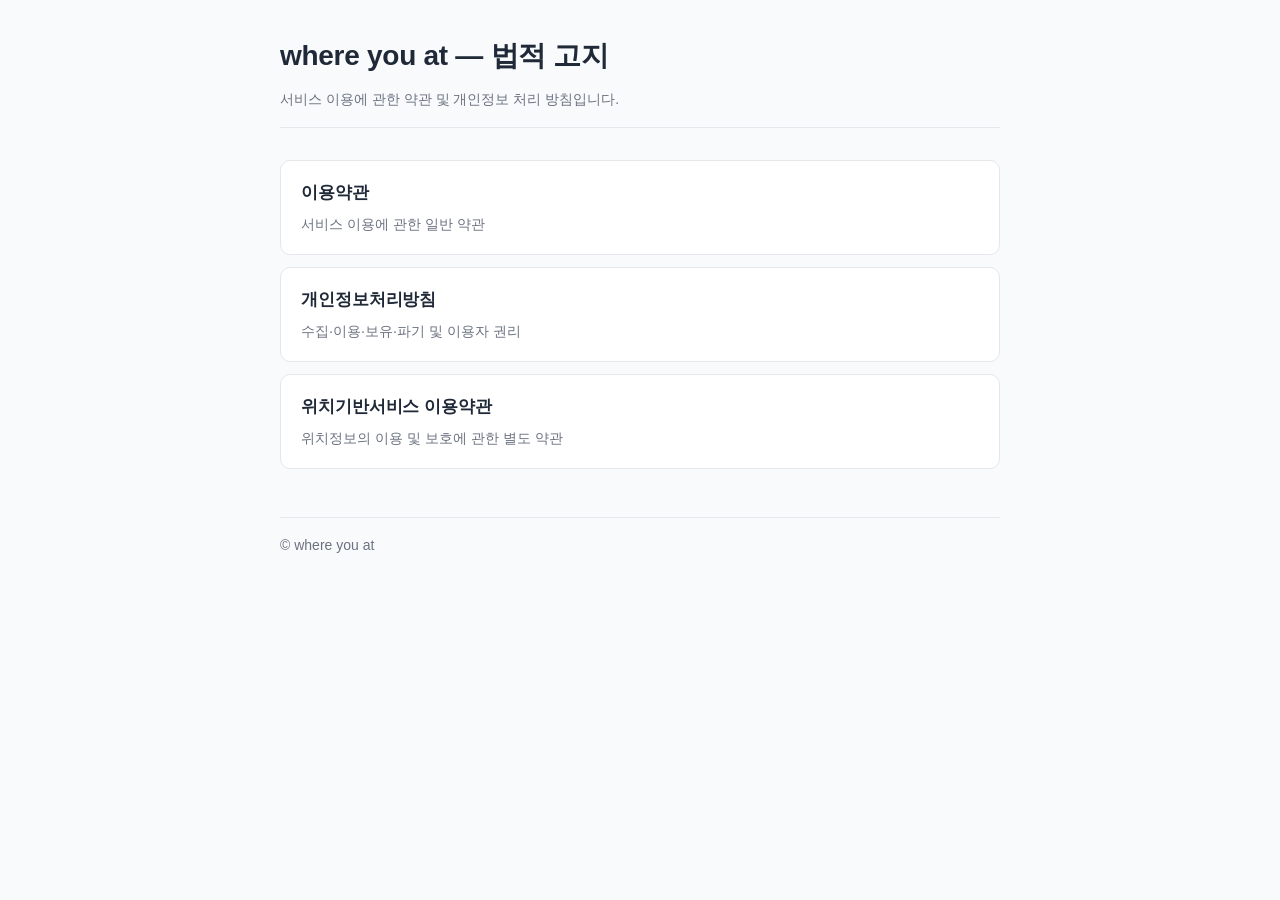
<file: index.html>
<!DOCTYPE html>
<html lang="ko">
<head>
  <meta charset="UTF-8">
  <meta name="viewport" content="width=device-width, initial-scale=1.0">
  <title>where you at — 법적 고지</title>
  <link rel="stylesheet" href="style.css">
</head>
<body>
  <div class="wrap">
    <header class="page">
      <h1>where you at — 법적 고지</h1>
      <div class="meta">서비스 이용에 관한 약관 및 개인정보 처리 방침입니다.</div>
    </header>

    <main>
      <div class="cards">
        <a class="card" href="terms.html">
          <h2>이용약관</h2>
          <p>서비스 이용에 관한 일반 약관</p>
        </a>
        <a class="card" href="privacy.html">
          <h2>개인정보처리방침</h2>
          <p>수집·이용·보유·파기 및 이용자 권리</p>
        </a>
        <a class="card" href="location-terms.html">
          <h2>위치기반서비스 이용약관</h2>
          <p>위치정보의 이용 및 보호에 관한 별도 약관</p>
        </a>
      </div>
    </main>

    <footer class="page">
      © where you at
    </footer>
  </div>
</body>
</html>
</file>
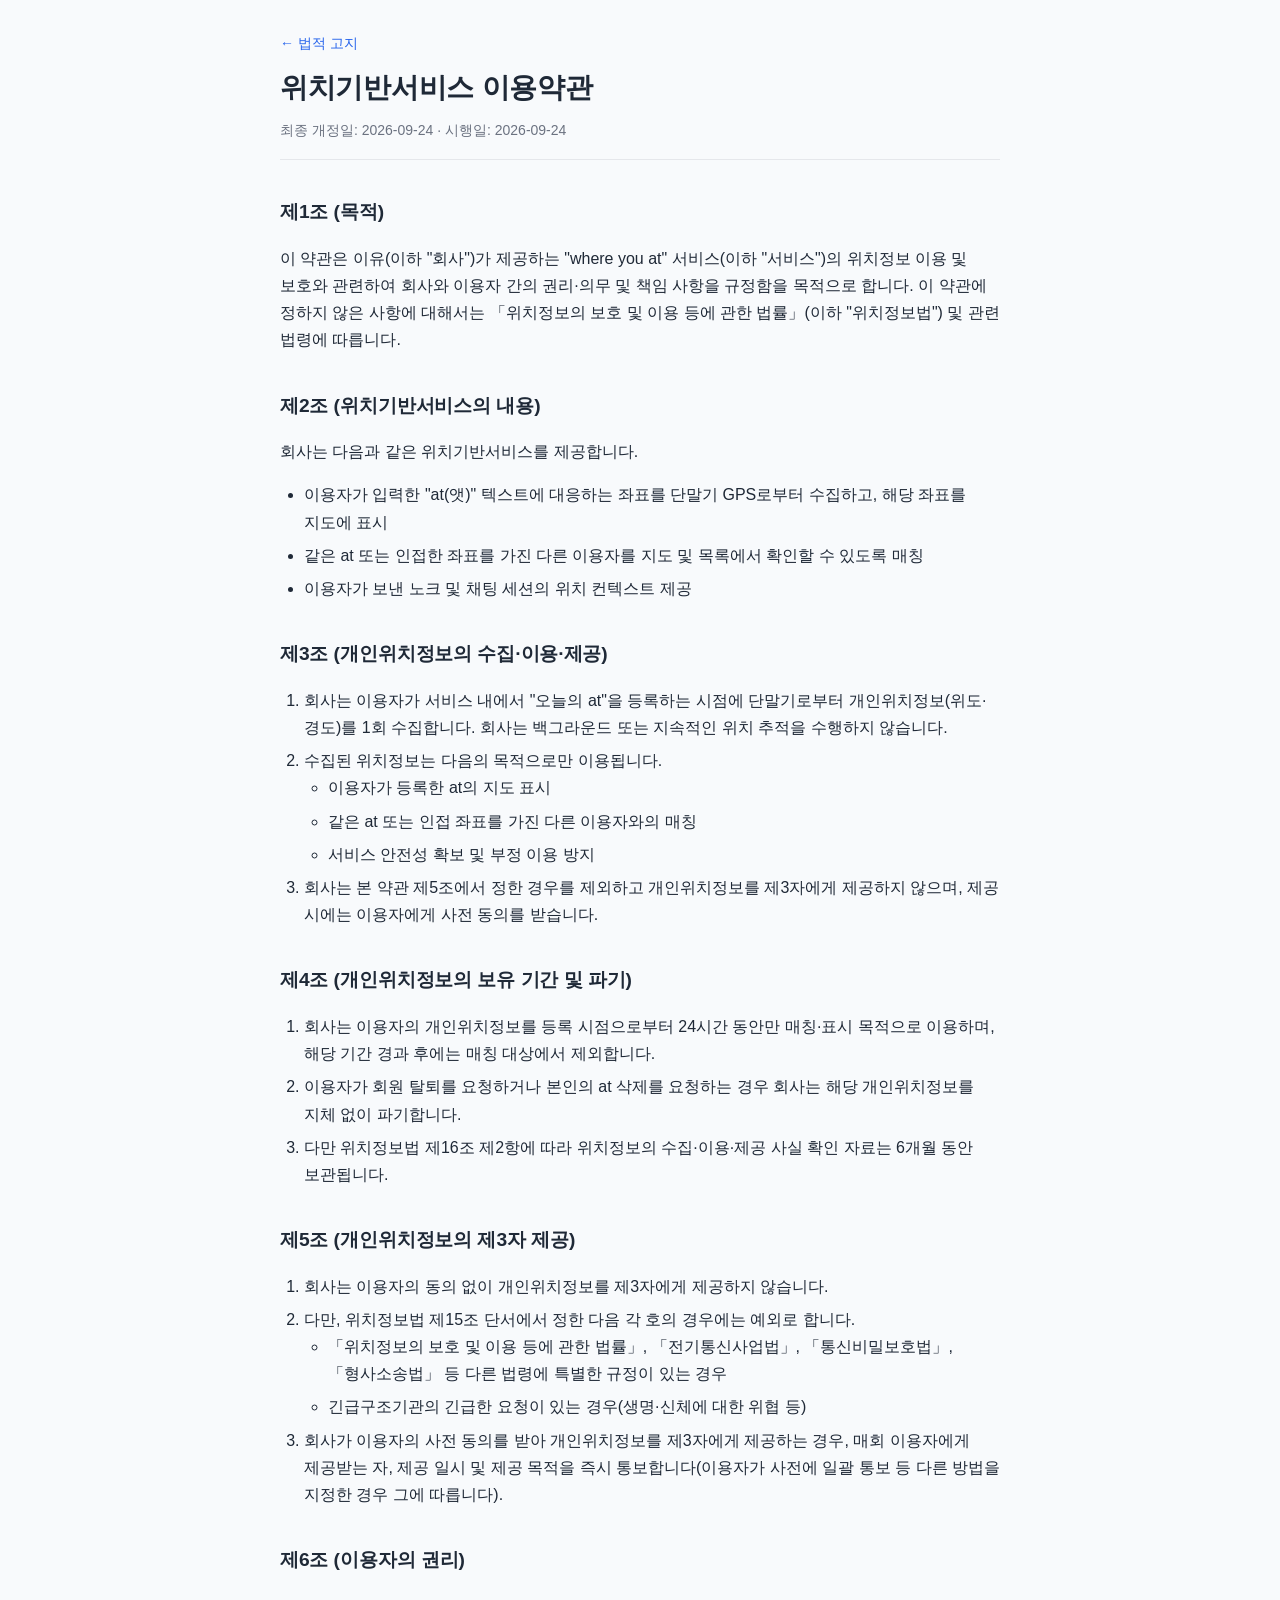
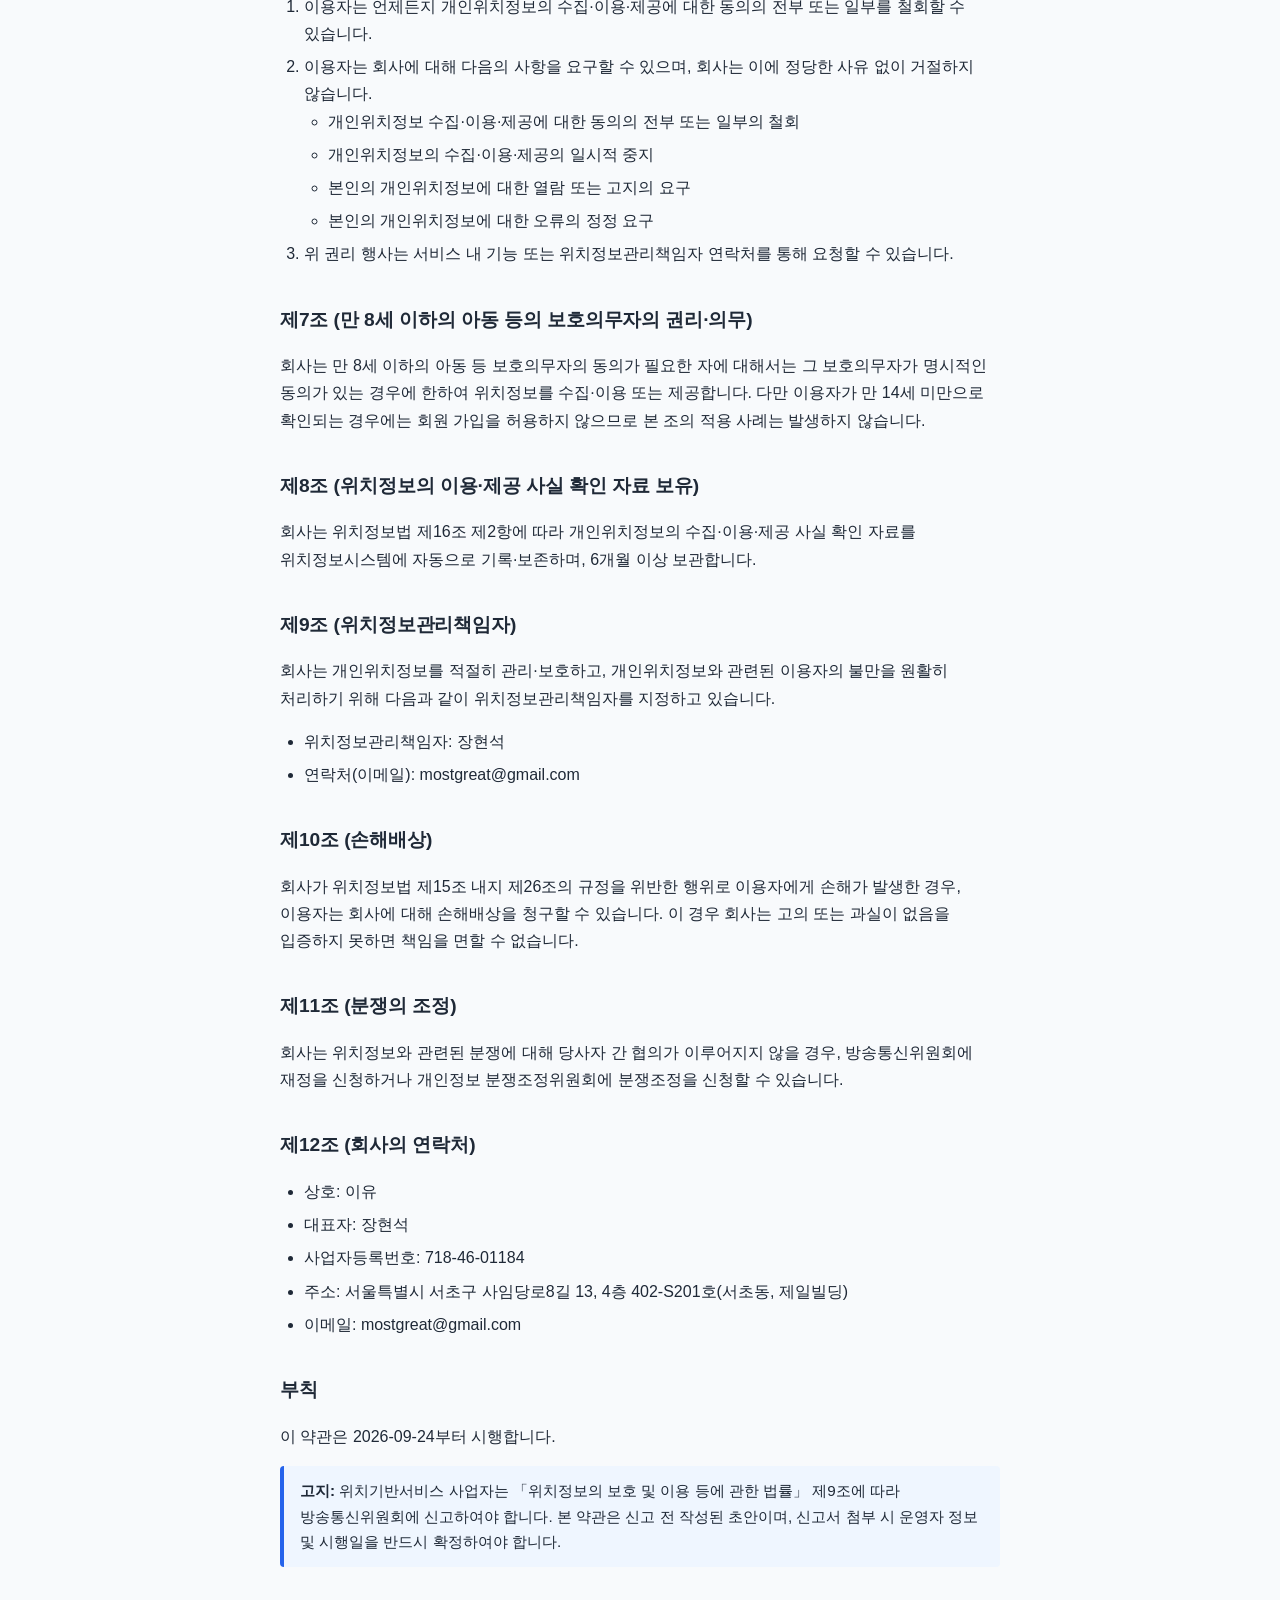
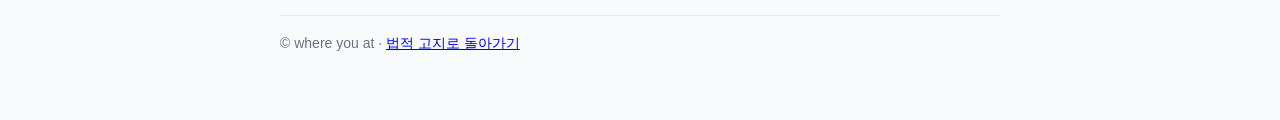
<file: location-terms.html>
<!DOCTYPE html>
<html lang="ko">
<head>
  <meta charset="UTF-8">
  <meta name="viewport" content="width=device-width, initial-scale=1.0">
  <title>위치기반서비스 이용약관 — where you at</title>
  <link rel="stylesheet" href="style.css">
</head>
<body>
  <div class="wrap">
    <header class="page">
      <div class="crumb"><a href="index.html">← 법적 고지</a></div>
      <h1>위치기반서비스 이용약관</h1>
      <div class="meta">최종 개정일: 2026-09-24 · 시행일: 2026-09-24</div>
    </header>

    <main>
      <h2>제1조 (목적)</h2>
      <p>이 약관은 이유(이하 "회사")가 제공하는 "where you at" 서비스(이하 "서비스")의 위치정보 이용 및 보호와 관련하여 회사와 이용자 간의 권리·의무 및 책임 사항을 규정함을 목적으로 합니다. 이 약관에 정하지 않은 사항에 대해서는 「위치정보의 보호 및 이용 등에 관한 법률」(이하 "위치정보법") 및 관련 법령에 따릅니다.</p>

      <h2>제2조 (위치기반서비스의 내용)</h2>
      <p>회사는 다음과 같은 위치기반서비스를 제공합니다.</p>
      <ul>
        <li>이용자가 입력한 "at(앳)" 텍스트에 대응하는 좌표를 단말기 GPS로부터 수집하고, 해당 좌표를 지도에 표시</li>
        <li>같은 at 또는 인접한 좌표를 가진 다른 이용자를 지도 및 목록에서 확인할 수 있도록 매칭</li>
        <li>이용자가 보낸 노크 및 채팅 세션의 위치 컨텍스트 제공</li>
      </ul>

      <h2>제3조 (개인위치정보의 수집·이용·제공)</h2>
      <ol>
        <li>회사는 이용자가 서비스 내에서 "오늘의 at"을 등록하는 시점에 단말기로부터 개인위치정보(위도·경도)를 1회 수집합니다. 회사는 백그라운드 또는 지속적인 위치 추적을 수행하지 않습니다.</li>
        <li>수집된 위치정보는 다음의 목적으로만 이용됩니다.
          <ul>
            <li>이용자가 등록한 at의 지도 표시</li>
            <li>같은 at 또는 인접 좌표를 가진 다른 이용자와의 매칭</li>
            <li>서비스 안전성 확보 및 부정 이용 방지</li>
          </ul>
        </li>
        <li>회사는 본 약관 제5조에서 정한 경우를 제외하고 개인위치정보를 제3자에게 제공하지 않으며, 제공 시에는 이용자에게 사전 동의를 받습니다.</li>
      </ol>

      <h2>제4조 (개인위치정보의 보유 기간 및 파기)</h2>
      <ol>
        <li>회사는 이용자의 개인위치정보를 등록 시점으로부터 24시간 동안만 매칭·표시 목적으로 이용하며, 해당 기간 경과 후에는 매칭 대상에서 제외합니다.</li>
        <li>이용자가 회원 탈퇴를 요청하거나 본인의 at 삭제를 요청하는 경우 회사는 해당 개인위치정보를 지체 없이 파기합니다.</li>
        <li>다만 위치정보법 제16조 제2항에 따라 위치정보의 수집·이용·제공 사실 확인 자료는 6개월 동안 보관됩니다.</li>
      </ol>

      <h2>제5조 (개인위치정보의 제3자 제공)</h2>
      <ol>
        <li>회사는 이용자의 동의 없이 개인위치정보를 제3자에게 제공하지 않습니다.</li>
        <li>다만, 위치정보법 제15조 단서에서 정한 다음 각 호의 경우에는 예외로 합니다.
          <ul>
            <li>「위치정보의 보호 및 이용 등에 관한 법률」, 「전기통신사업법」, 「통신비밀보호법」, 「형사소송법」 등 다른 법령에 특별한 규정이 있는 경우</li>
            <li>긴급구조기관의 긴급한 요청이 있는 경우(생명·신체에 대한 위협 등)</li>
          </ul>
        </li>
        <li>회사가 이용자의 사전 동의를 받아 개인위치정보를 제3자에게 제공하는 경우, 매회 이용자에게 제공받는 자, 제공 일시 및 제공 목적을 즉시 통보합니다(이용자가 사전에 일괄 통보 등 다른 방법을 지정한 경우 그에 따릅니다).</li>
      </ol>

      <h2>제6조 (이용자의 권리)</h2>
      <ol>
        <li>이용자는 언제든지 개인위치정보의 수집·이용·제공에 대한 동의의 전부 또는 일부를 철회할 수 있습니다.</li>
        <li>이용자는 회사에 대해 다음의 사항을 요구할 수 있으며, 회사는 이에 정당한 사유 없이 거절하지 않습니다.
          <ul>
            <li>개인위치정보 수집·이용·제공에 대한 동의의 전부 또는 일부의 철회</li>
            <li>개인위치정보의 수집·이용·제공의 일시적 중지</li>
            <li>본인의 개인위치정보에 대한 열람 또는 고지의 요구</li>
            <li>본인의 개인위치정보에 대한 오류의 정정 요구</li>
          </ul>
        </li>
        <li>위 권리 행사는 서비스 내 기능 또는 위치정보관리책임자 연락처를 통해 요청할 수 있습니다.</li>
      </ol>

      <h2>제7조 (만 8세 이하의 아동 등의 보호의무자의 권리·의무)</h2>
      <p>회사는 만 8세 이하의 아동 등 보호의무자의 동의가 필요한 자에 대해서는 그 보호의무자가 명시적인 동의가 있는 경우에 한하여 위치정보를 수집·이용 또는 제공합니다. 다만 이용자가 만 14세 미만으로 확인되는 경우에는 회원 가입을 허용하지 않으므로 본 조의 적용 사례는 발생하지 않습니다.</p>

      <h2>제8조 (위치정보의 이용·제공 사실 확인 자료 보유)</h2>
      <p>회사는 위치정보법 제16조 제2항에 따라 개인위치정보의 수집·이용·제공 사실 확인 자료를 위치정보시스템에 자동으로 기록·보존하며, 6개월 이상 보관합니다.</p>

      <h2>제9조 (위치정보관리책임자)</h2>
      <p>회사는 개인위치정보를 적절히 관리·보호하고, 개인위치정보와 관련된 이용자의 불만을 원활히 처리하기 위해 다음과 같이 위치정보관리책임자를 지정하고 있습니다.</p>
      <ul>
        <li>위치정보관리책임자: 장현석</li>
        <li>연락처(이메일): mostgreat@gmail.com</li>
      </ul>

      <h2>제10조 (손해배상)</h2>
      <p>회사가 위치정보법 제15조 내지 제26조의 규정을 위반한 행위로 이용자에게 손해가 발생한 경우, 이용자는 회사에 대해 손해배상을 청구할 수 있습니다. 이 경우 회사는 고의 또는 과실이 없음을 입증하지 못하면 책임을 면할 수 없습니다.</p>

      <h2>제11조 (분쟁의 조정)</h2>
      <p>회사는 위치정보와 관련된 분쟁에 대해 당사자 간 협의가 이루어지지 않을 경우, 방송통신위원회에 재정을 신청하거나 개인정보 분쟁조정위원회에 분쟁조정을 신청할 수 있습니다.</p>

      <h2>제12조 (회사의 연락처)</h2>
      <ul>
        <li>상호: 이유</li>
        <li>대표자: 장현석</li>
        <li>사업자등록번호: 718-46-01184</li>
        <li>주소: 서울특별시 서초구 사임당로8길 13, 4층 402-S201호(서초동, 제일빌딩)</li>
        <li>이메일: mostgreat@gmail.com</li>
      </ul>

      <h2>부칙</h2>
      <p>이 약관은 2026-09-24부터 시행합니다.</p>

      <div class="callout">
        <strong>고지:</strong> 위치기반서비스 사업자는 「위치정보의 보호 및 이용 등에 관한 법률」 제9조에 따라 방송통신위원회에 신고하여야 합니다. 본 약관은 신고 전 작성된 초안이며, 신고서 첨부 시 운영자 정보 및 시행일을 반드시 확정하여야 합니다.
      </div>
    </main>

    <footer class="page">
      © where you at · <a href="index.html">법적 고지로 돌아가기</a>
    </footer>
  </div>
</body>
</html>
</file>
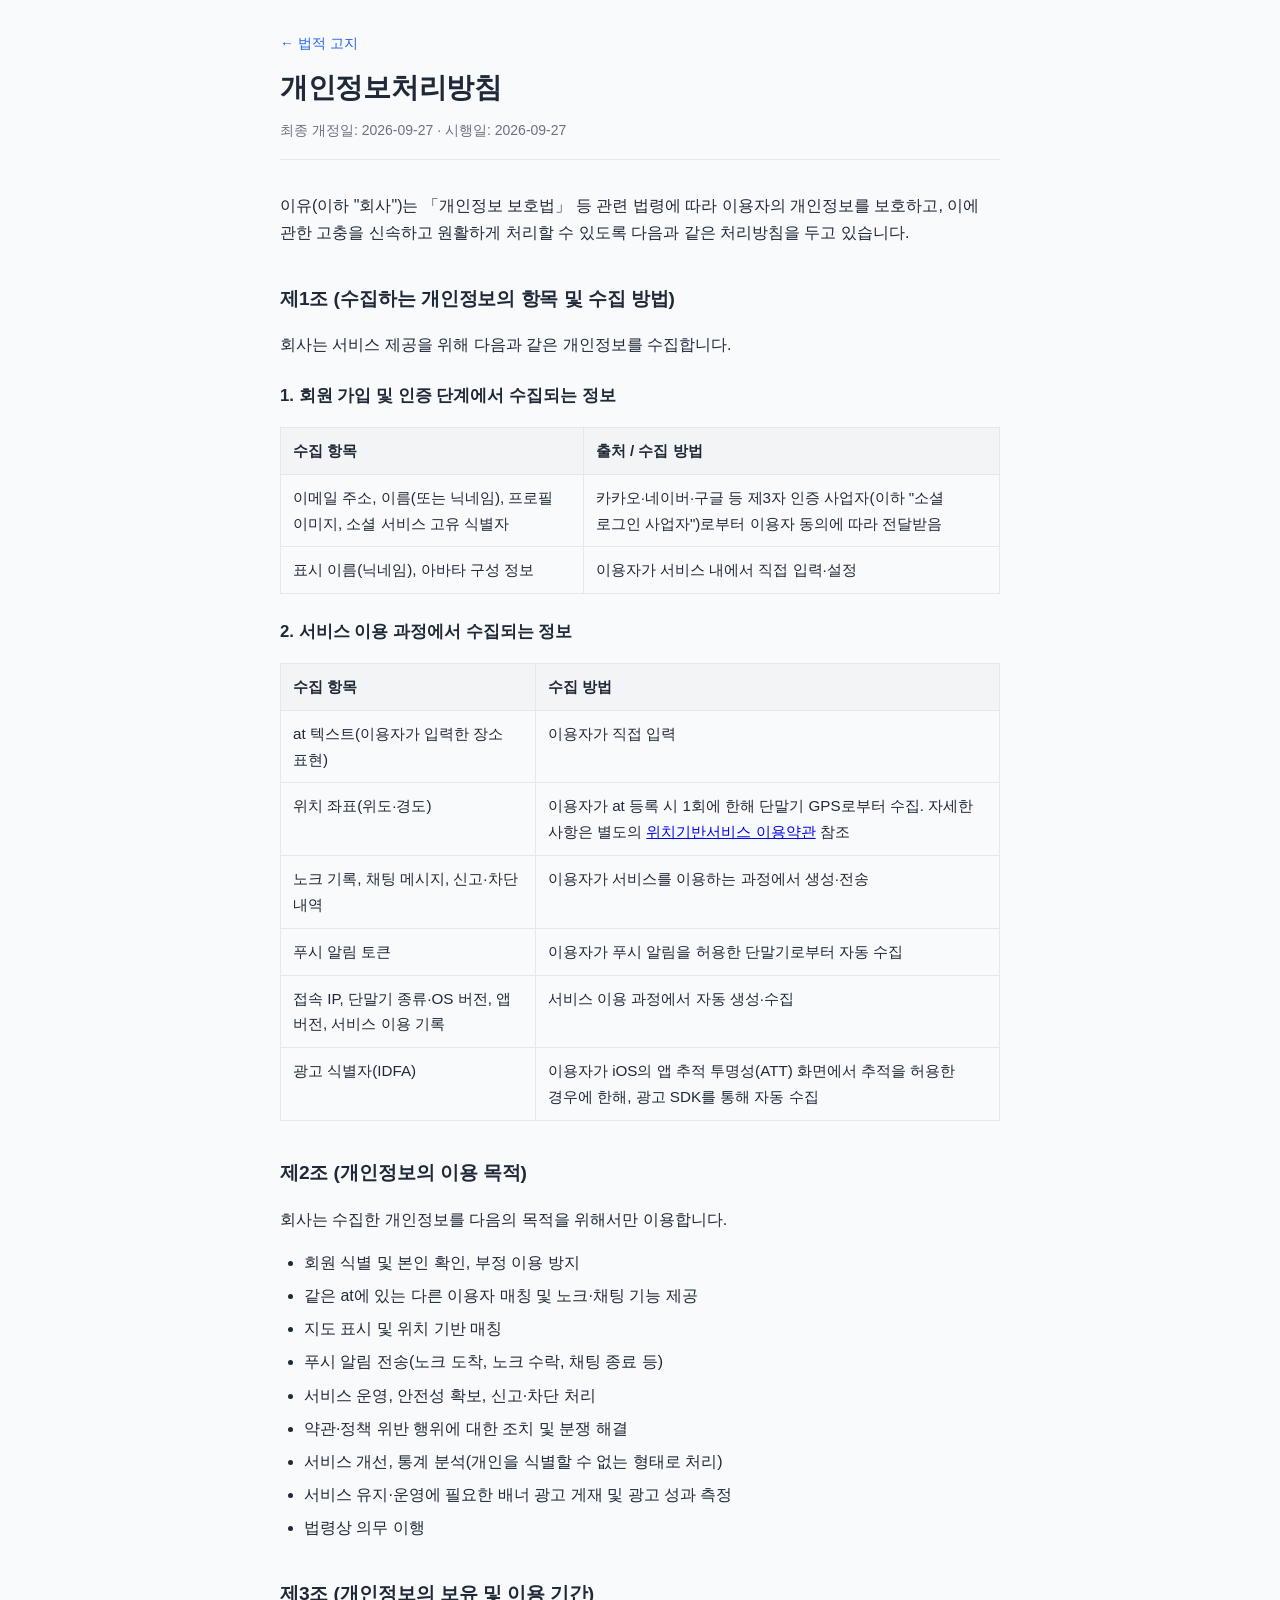
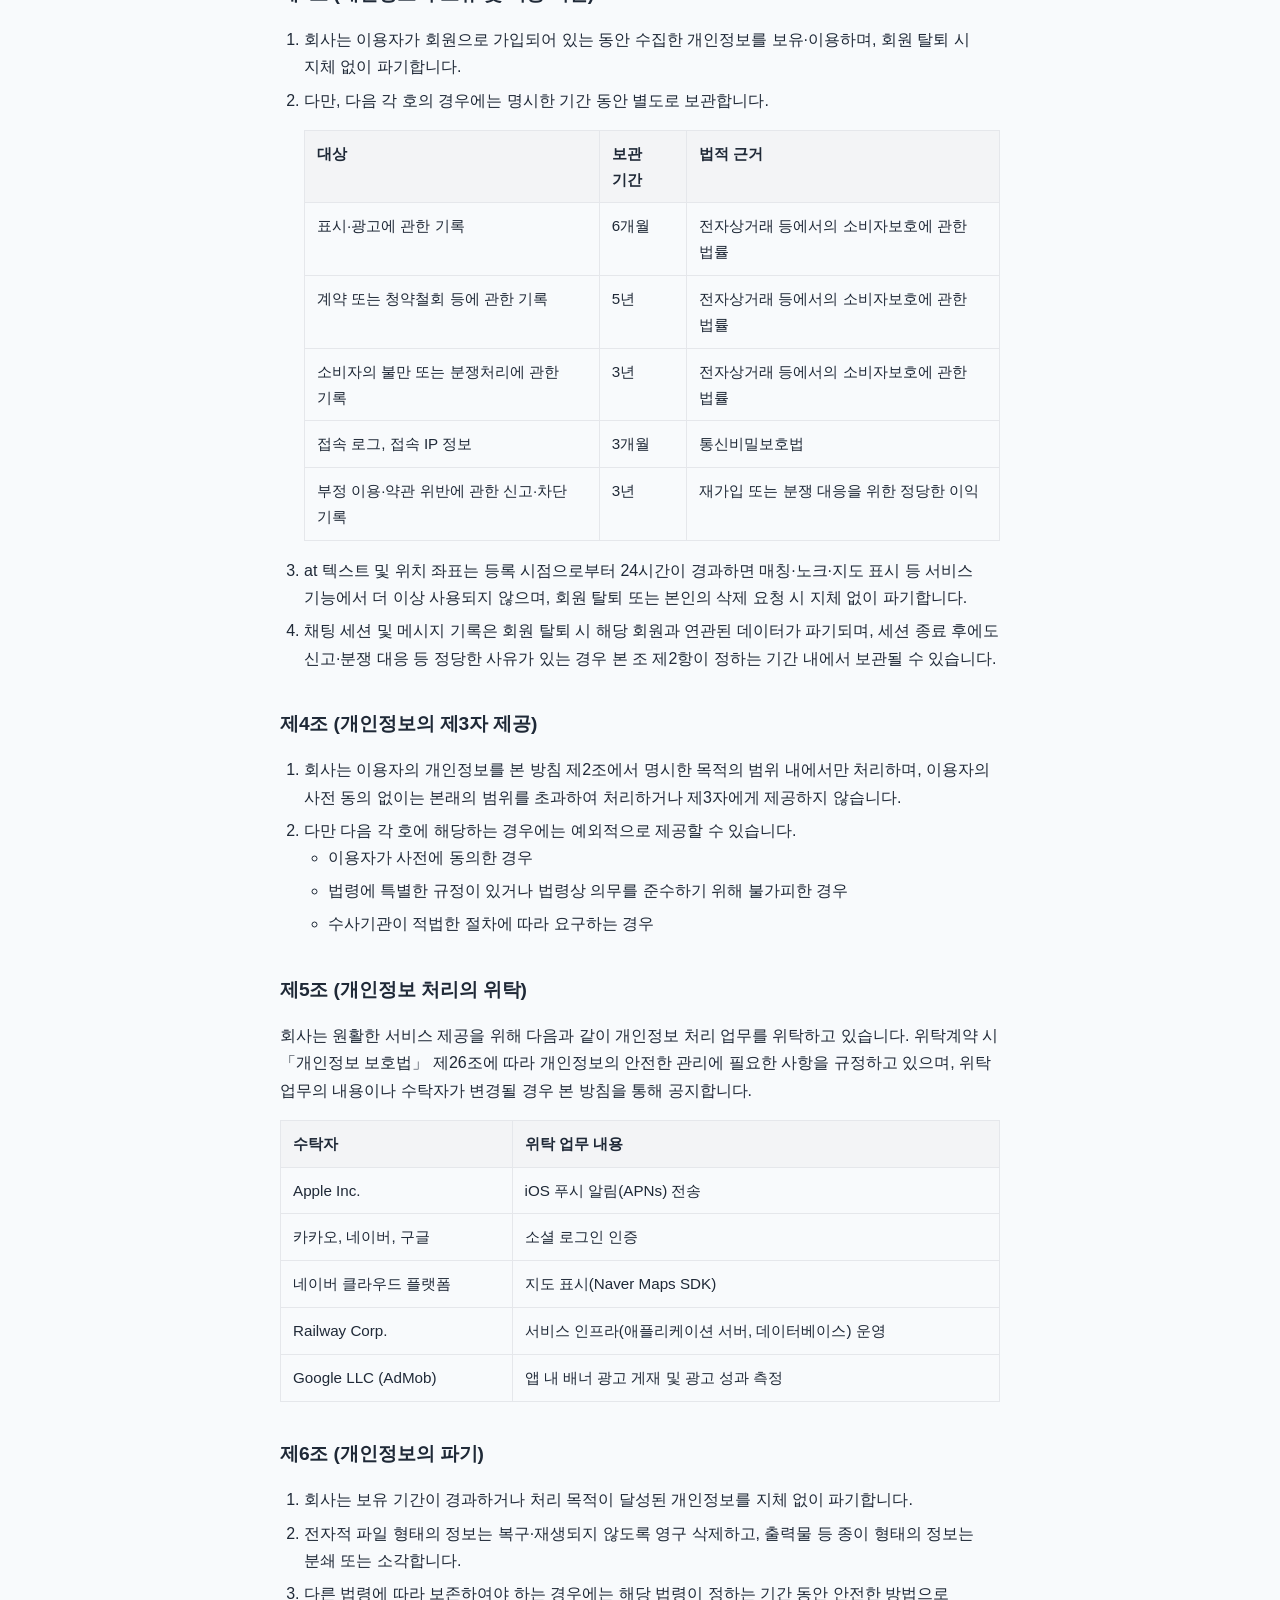
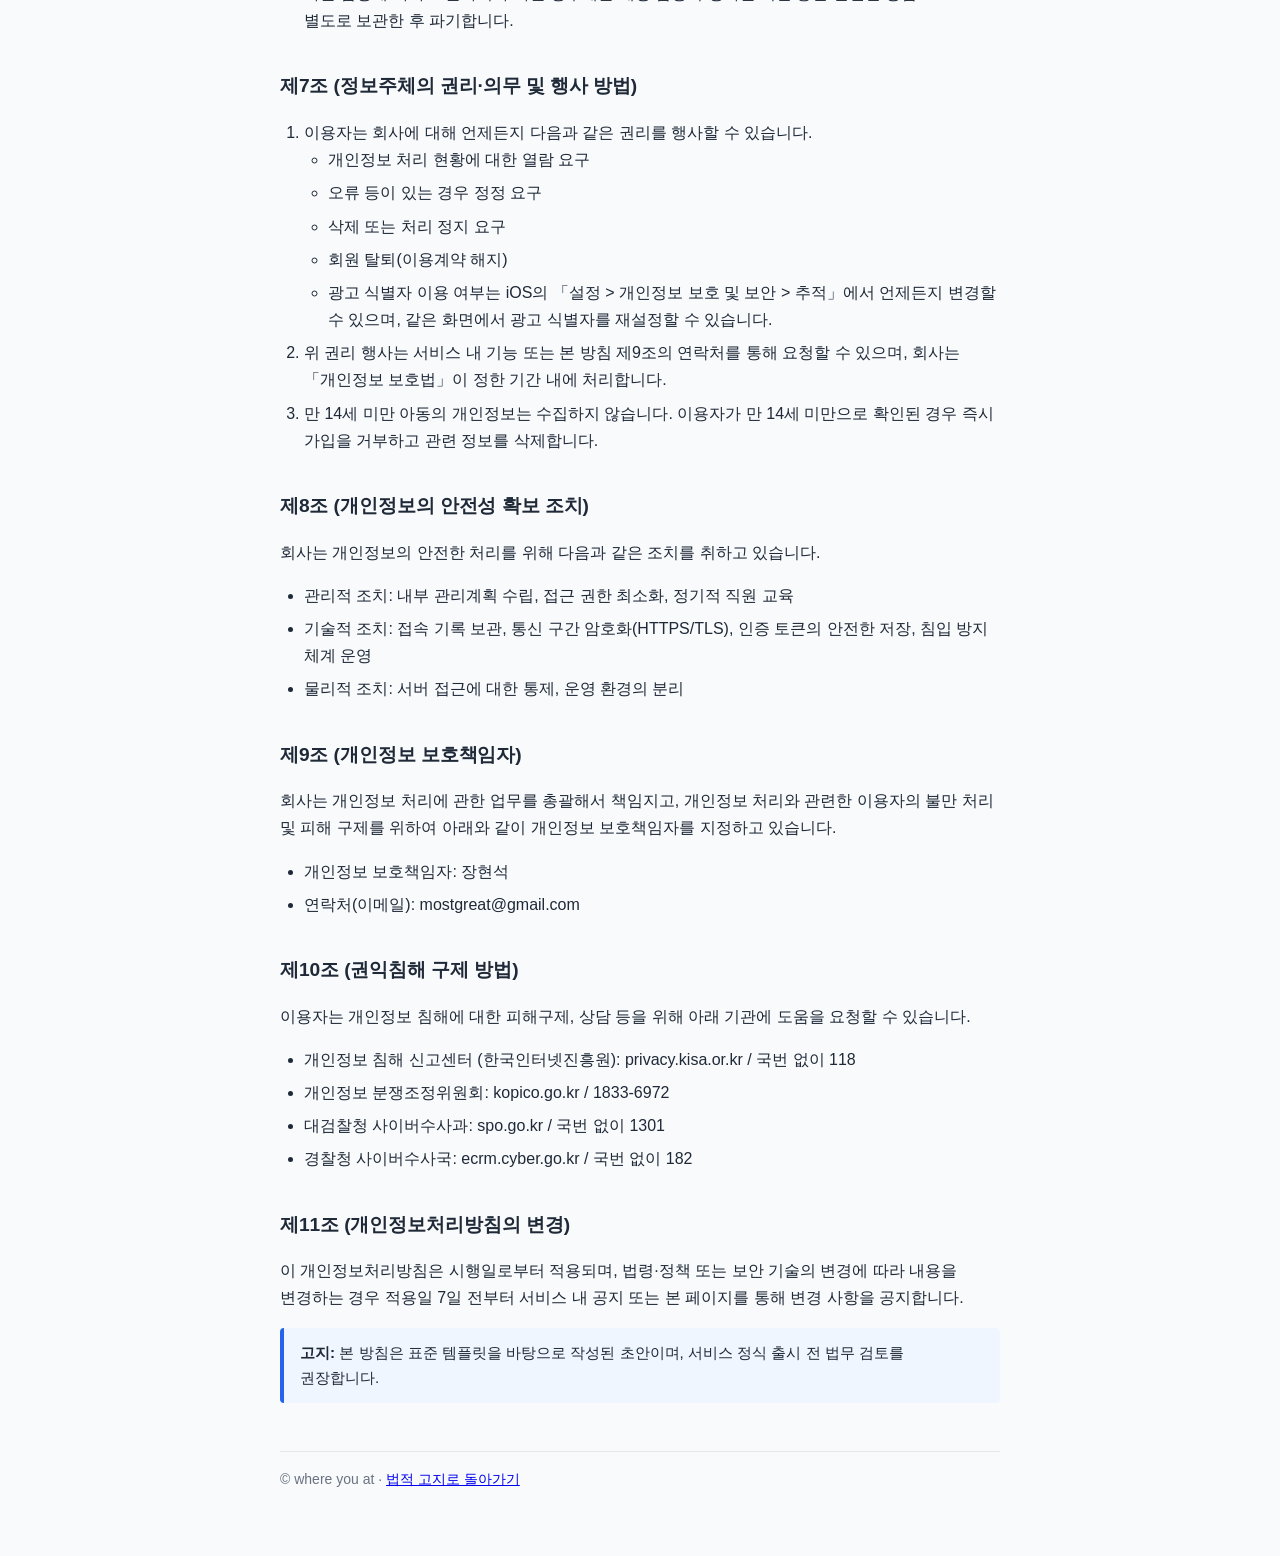
<file: privacy.html>
<!DOCTYPE html>
<html lang="ko">
<head>
  <meta charset="UTF-8">
  <meta name="viewport" content="width=device-width, initial-scale=1.0">
  <title>개인정보처리방침 — where you at</title>
  <link rel="stylesheet" href="style.css">
</head>
<body>
  <div class="wrap">
    <header class="page">
      <div class="crumb"><a href="index.html">← 법적 고지</a></div>
      <h1>개인정보처리방침</h1>
      <div class="meta">최종 개정일: 2026-09-27 · 시행일: 2026-09-27</div>
    </header>

    <main>
      <p>이유(이하 "회사")는 「개인정보 보호법」 등 관련 법령에 따라 이용자의 개인정보를 보호하고, 이에 관한 고충을 신속하고 원활하게 처리할 수 있도록 다음과 같은 처리방침을 두고 있습니다.</p>

      <h2>제1조 (수집하는 개인정보의 항목 및 수집 방법)</h2>
      <p>회사는 서비스 제공을 위해 다음과 같은 개인정보를 수집합니다.</p>

      <h3>1. 회원 가입 및 인증 단계에서 수집되는 정보</h3>
      <table>
        <thead>
          <tr><th>수집 항목</th><th>출처 / 수집 방법</th></tr>
        </thead>
        <tbody>
          <tr><td>이메일 주소, 이름(또는 닉네임), 프로필 이미지, 소셜 서비스 고유 식별자</td><td>카카오·네이버·구글 등 제3자 인증 사업자(이하 "소셜 로그인 사업자")로부터 이용자 동의에 따라 전달받음</td></tr>
          <tr><td>표시 이름(닉네임), 아바타 구성 정보</td><td>이용자가 서비스 내에서 직접 입력·설정</td></tr>
        </tbody>
      </table>

      <h3>2. 서비스 이용 과정에서 수집되는 정보</h3>
      <table>
        <thead>
          <tr><th>수집 항목</th><th>수집 방법</th></tr>
        </thead>
        <tbody>
          <tr><td>at 텍스트(이용자가 입력한 장소 표현)</td><td>이용자가 직접 입력</td></tr>
          <tr><td>위치 좌표(위도·경도)</td><td>이용자가 at 등록 시 1회에 한해 단말기 GPS로부터 수집. 자세한 사항은 별도의 <a href="location-terms.html">위치기반서비스 이용약관</a> 참조</td></tr>
          <tr><td>노크 기록, 채팅 메시지, 신고·차단 내역</td><td>이용자가 서비스를 이용하는 과정에서 생성·전송</td></tr>
          <tr><td>푸시 알림 토큰</td><td>이용자가 푸시 알림을 허용한 단말기로부터 자동 수집</td></tr>
          <tr><td>접속 IP, 단말기 종류·OS 버전, 앱 버전, 서비스 이용 기록</td><td>서비스 이용 과정에서 자동 생성·수집</td></tr>
          <tr><td>광고 식별자(IDFA)</td><td>이용자가 iOS의 앱 추적 투명성(ATT) 화면에서 추적을 허용한 경우에 한해, 광고 SDK를 통해 자동 수집</td></tr>
        </tbody>
      </table>

      <h2>제2조 (개인정보의 이용 목적)</h2>
      <p>회사는 수집한 개인정보를 다음의 목적을 위해서만 이용합니다.</p>
      <ul>
        <li>회원 식별 및 본인 확인, 부정 이용 방지</li>
        <li>같은 at에 있는 다른 이용자 매칭 및 노크·채팅 기능 제공</li>
        <li>지도 표시 및 위치 기반 매칭</li>
        <li>푸시 알림 전송(노크 도착, 노크 수락, 채팅 종료 등)</li>
        <li>서비스 운영, 안전성 확보, 신고·차단 처리</li>
        <li>약관·정책 위반 행위에 대한 조치 및 분쟁 해결</li>
        <li>서비스 개선, 통계 분석(개인을 식별할 수 없는 형태로 처리)</li>
        <li>서비스 유지·운영에 필요한 배너 광고 게재 및 광고 성과 측정</li>
        <li>법령상 의무 이행</li>
      </ul>

      <h2>제3조 (개인정보의 보유 및 이용 기간)</h2>
      <ol>
        <li>회사는 이용자가 회원으로 가입되어 있는 동안 수집한 개인정보를 보유·이용하며, 회원 탈퇴 시 지체 없이 파기합니다.</li>
        <li>다만, 다음 각 호의 경우에는 명시한 기간 동안 별도로 보관합니다.
          <table>
            <thead>
              <tr><th>대상</th><th>보관 기간</th><th>법적 근거</th></tr>
            </thead>
            <tbody>
              <tr><td>표시·광고에 관한 기록</td><td>6개월</td><td>전자상거래 등에서의 소비자보호에 관한 법률</td></tr>
              <tr><td>계약 또는 청약철회 등에 관한 기록</td><td>5년</td><td>전자상거래 등에서의 소비자보호에 관한 법률</td></tr>
              <tr><td>소비자의 불만 또는 분쟁처리에 관한 기록</td><td>3년</td><td>전자상거래 등에서의 소비자보호에 관한 법률</td></tr>
              <tr><td>접속 로그, 접속 IP 정보</td><td>3개월</td><td>통신비밀보호법</td></tr>
              <tr><td>부정 이용·약관 위반에 관한 신고·차단 기록</td><td>3년</td><td>재가입 또는 분쟁 대응을 위한 정당한 이익</td></tr>
            </tbody>
          </table>
        </li>
        <li>at 텍스트 및 위치 좌표는 등록 시점으로부터 24시간이 경과하면 매칭·노크·지도 표시 등 서비스 기능에서 더 이상 사용되지 않으며, 회원 탈퇴 또는 본인의 삭제 요청 시 지체 없이 파기합니다.</li>
        <li>채팅 세션 및 메시지 기록은 회원 탈퇴 시 해당 회원과 연관된 데이터가 파기되며, 세션 종료 후에도 신고·분쟁 대응 등 정당한 사유가 있는 경우 본 조 제2항이 정하는 기간 내에서 보관될 수 있습니다.</li>
      </ol>

      <h2>제4조 (개인정보의 제3자 제공)</h2>
      <ol>
        <li>회사는 이용자의 개인정보를 본 방침 제2조에서 명시한 목적의 범위 내에서만 처리하며, 이용자의 사전 동의 없이는 본래의 범위를 초과하여 처리하거나 제3자에게 제공하지 않습니다.</li>
        <li>다만 다음 각 호에 해당하는 경우에는 예외적으로 제공할 수 있습니다.
          <ul>
            <li>이용자가 사전에 동의한 경우</li>
            <li>법령에 특별한 규정이 있거나 법령상 의무를 준수하기 위해 불가피한 경우</li>
            <li>수사기관이 적법한 절차에 따라 요구하는 경우</li>
          </ul>
        </li>
      </ol>

      <h2>제5조 (개인정보 처리의 위탁)</h2>
      <p>회사는 원활한 서비스 제공을 위해 다음과 같이 개인정보 처리 업무를 위탁하고 있습니다. 위탁계약 시 「개인정보 보호법」 제26조에 따라 개인정보의 안전한 관리에 필요한 사항을 규정하고 있으며, 위탁 업무의 내용이나 수탁자가 변경될 경우 본 방침을 통해 공지합니다.</p>
      <table>
        <thead>
          <tr><th>수탁자</th><th>위탁 업무 내용</th></tr>
        </thead>
        <tbody>
          <tr><td>Apple Inc.</td><td>iOS 푸시 알림(APNs) 전송</td></tr>
          <tr><td>카카오, 네이버, 구글</td><td>소셜 로그인 인증</td></tr>
          <tr><td>네이버 클라우드 플랫폼</td><td>지도 표시(Naver Maps SDK)</td></tr>
          <tr><td>Railway Corp.</td><td>서비스 인프라(애플리케이션 서버, 데이터베이스) 운영</td></tr>
          <tr><td>Google LLC (AdMob)</td><td>앱 내 배너 광고 게재 및 광고 성과 측정</td></tr>
        </tbody>
      </table>

      <h2>제6조 (개인정보의 파기)</h2>
      <ol>
        <li>회사는 보유 기간이 경과하거나 처리 목적이 달성된 개인정보를 지체 없이 파기합니다.</li>
        <li>전자적 파일 형태의 정보는 복구·재생되지 않도록 영구 삭제하고, 출력물 등 종이 형태의 정보는 분쇄 또는 소각합니다.</li>
        <li>다른 법령에 따라 보존하여야 하는 경우에는 해당 법령이 정하는 기간 동안 안전한 방법으로 별도로 보관한 후 파기합니다.</li>
      </ol>

      <h2>제7조 (정보주체의 권리·의무 및 행사 방법)</h2>
      <ol>
        <li>이용자는 회사에 대해 언제든지 다음과 같은 권리를 행사할 수 있습니다.
          <ul>
            <li>개인정보 처리 현황에 대한 열람 요구</li>
            <li>오류 등이 있는 경우 정정 요구</li>
            <li>삭제 또는 처리 정지 요구</li>
            <li>회원 탈퇴(이용계약 해지)</li>
            <li>광고 식별자 이용 여부는 iOS의 「설정 &gt; 개인정보 보호 및 보안 &gt; 추적」에서 언제든지 변경할 수 있으며, 같은 화면에서 광고 식별자를 재설정할 수 있습니다.</li>
          </ul>
        </li>
        <li>위 권리 행사는 서비스 내 기능 또는 본 방침 제9조의 연락처를 통해 요청할 수 있으며, 회사는 「개인정보 보호법」이 정한 기간 내에 처리합니다.</li>
        <li>만 14세 미만 아동의 개인정보는 수집하지 않습니다. 이용자가 만 14세 미만으로 확인된 경우 즉시 가입을 거부하고 관련 정보를 삭제합니다.</li>
      </ol>

      <h2>제8조 (개인정보의 안전성 확보 조치)</h2>
      <p>회사는 개인정보의 안전한 처리를 위해 다음과 같은 조치를 취하고 있습니다.</p>
      <ul>
        <li>관리적 조치: 내부 관리계획 수립, 접근 권한 최소화, 정기적 직원 교육</li>
        <li>기술적 조치: 접속 기록 보관, 통신 구간 암호화(HTTPS/TLS), 인증 토큰의 안전한 저장, 침입 방지 체계 운영</li>
        <li>물리적 조치: 서버 접근에 대한 통제, 운영 환경의 분리</li>
      </ul>

      <h2>제9조 (개인정보 보호책임자)</h2>
      <p>회사는 개인정보 처리에 관한 업무를 총괄해서 책임지고, 개인정보 처리와 관련한 이용자의 불만 처리 및 피해 구제를 위하여 아래와 같이 개인정보 보호책임자를 지정하고 있습니다.</p>
      <ul>
        <li>개인정보 보호책임자: 장현석</li>
        <li>연락처(이메일): mostgreat@gmail.com</li>
      </ul>

      <h2>제10조 (권익침해 구제 방법)</h2>
      <p>이용자는 개인정보 침해에 대한 피해구제, 상담 등을 위해 아래 기관에 도움을 요청할 수 있습니다.</p>
      <ul>
        <li>개인정보 침해 신고센터 (한국인터넷진흥원): privacy.kisa.or.kr / 국번 없이 118</li>
        <li>개인정보 분쟁조정위원회: kopico.go.kr / 1833-6972</li>
        <li>대검찰청 사이버수사과: spo.go.kr / 국번 없이 1301</li>
        <li>경찰청 사이버수사국: ecrm.cyber.go.kr / 국번 없이 182</li>
      </ul>

      <h2>제11조 (개인정보처리방침의 변경)</h2>
      <p>이 개인정보처리방침은 시행일로부터 적용되며, 법령·정책 또는 보안 기술의 변경에 따라 내용을 변경하는 경우 적용일 7일 전부터 서비스 내 공지 또는 본 페이지를 통해 변경 사항을 공지합니다.</p>

      <div class="callout">
        <strong>고지:</strong> 본 방침은 표준 템플릿을 바탕으로 작성된 초안이며, 서비스 정식 출시 전 법무 검토를 권장합니다.
      </div>
    </main>

    <footer class="page">
      © where you at · <a href="index.html">법적 고지로 돌아가기</a>
    </footer>
  </div>
</body>
</html>
</file>
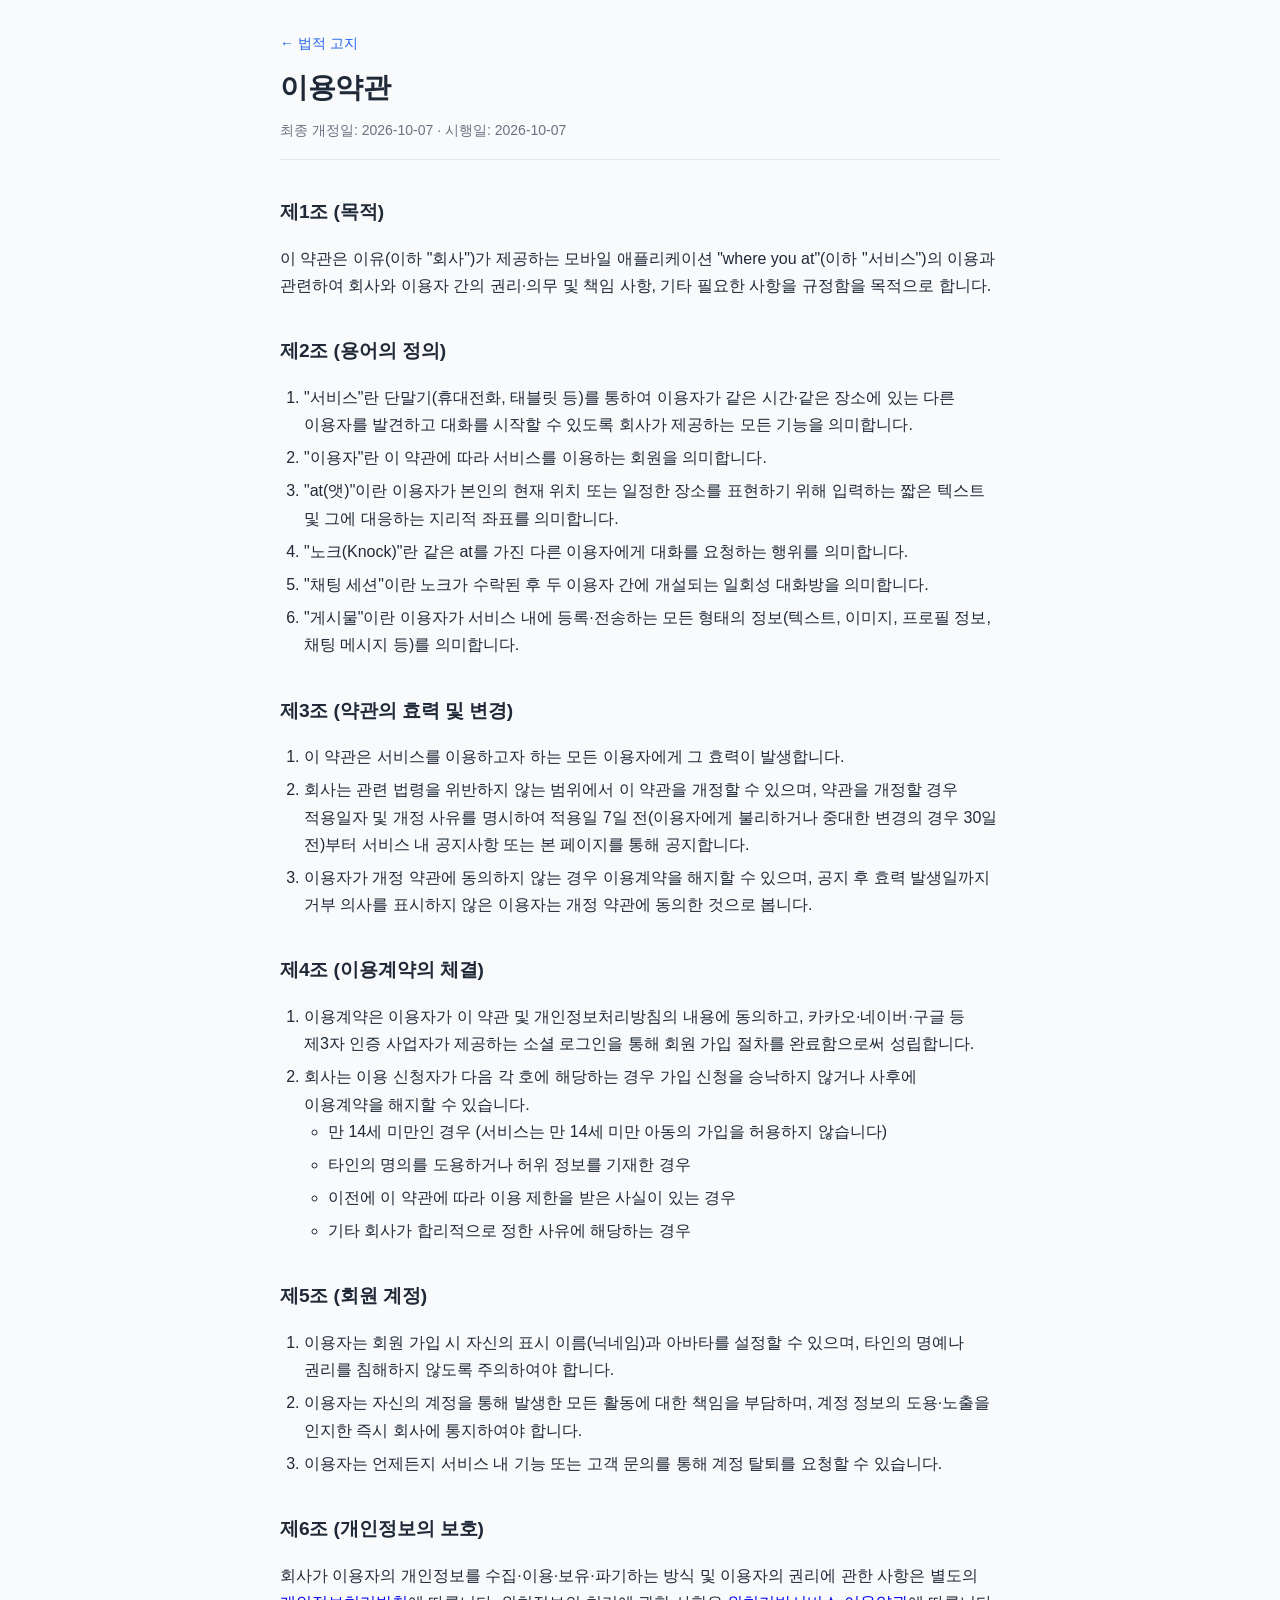
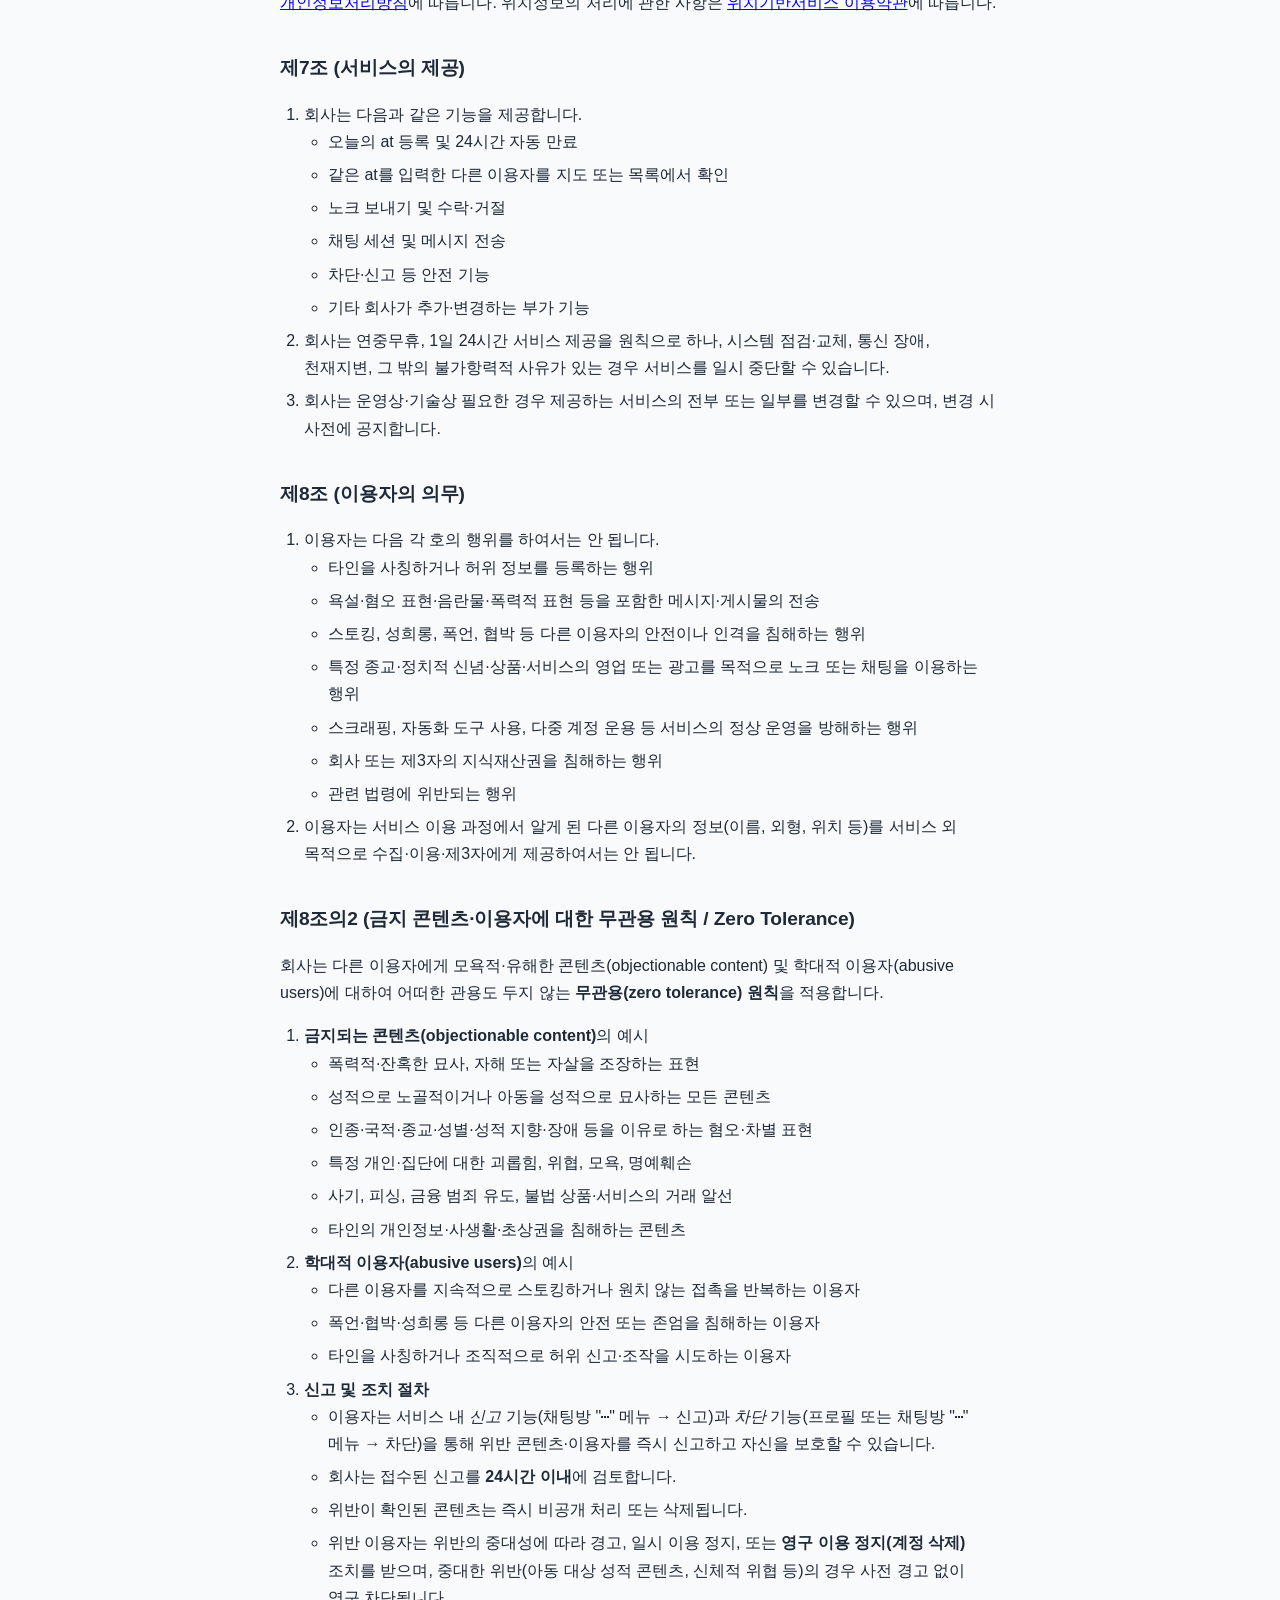
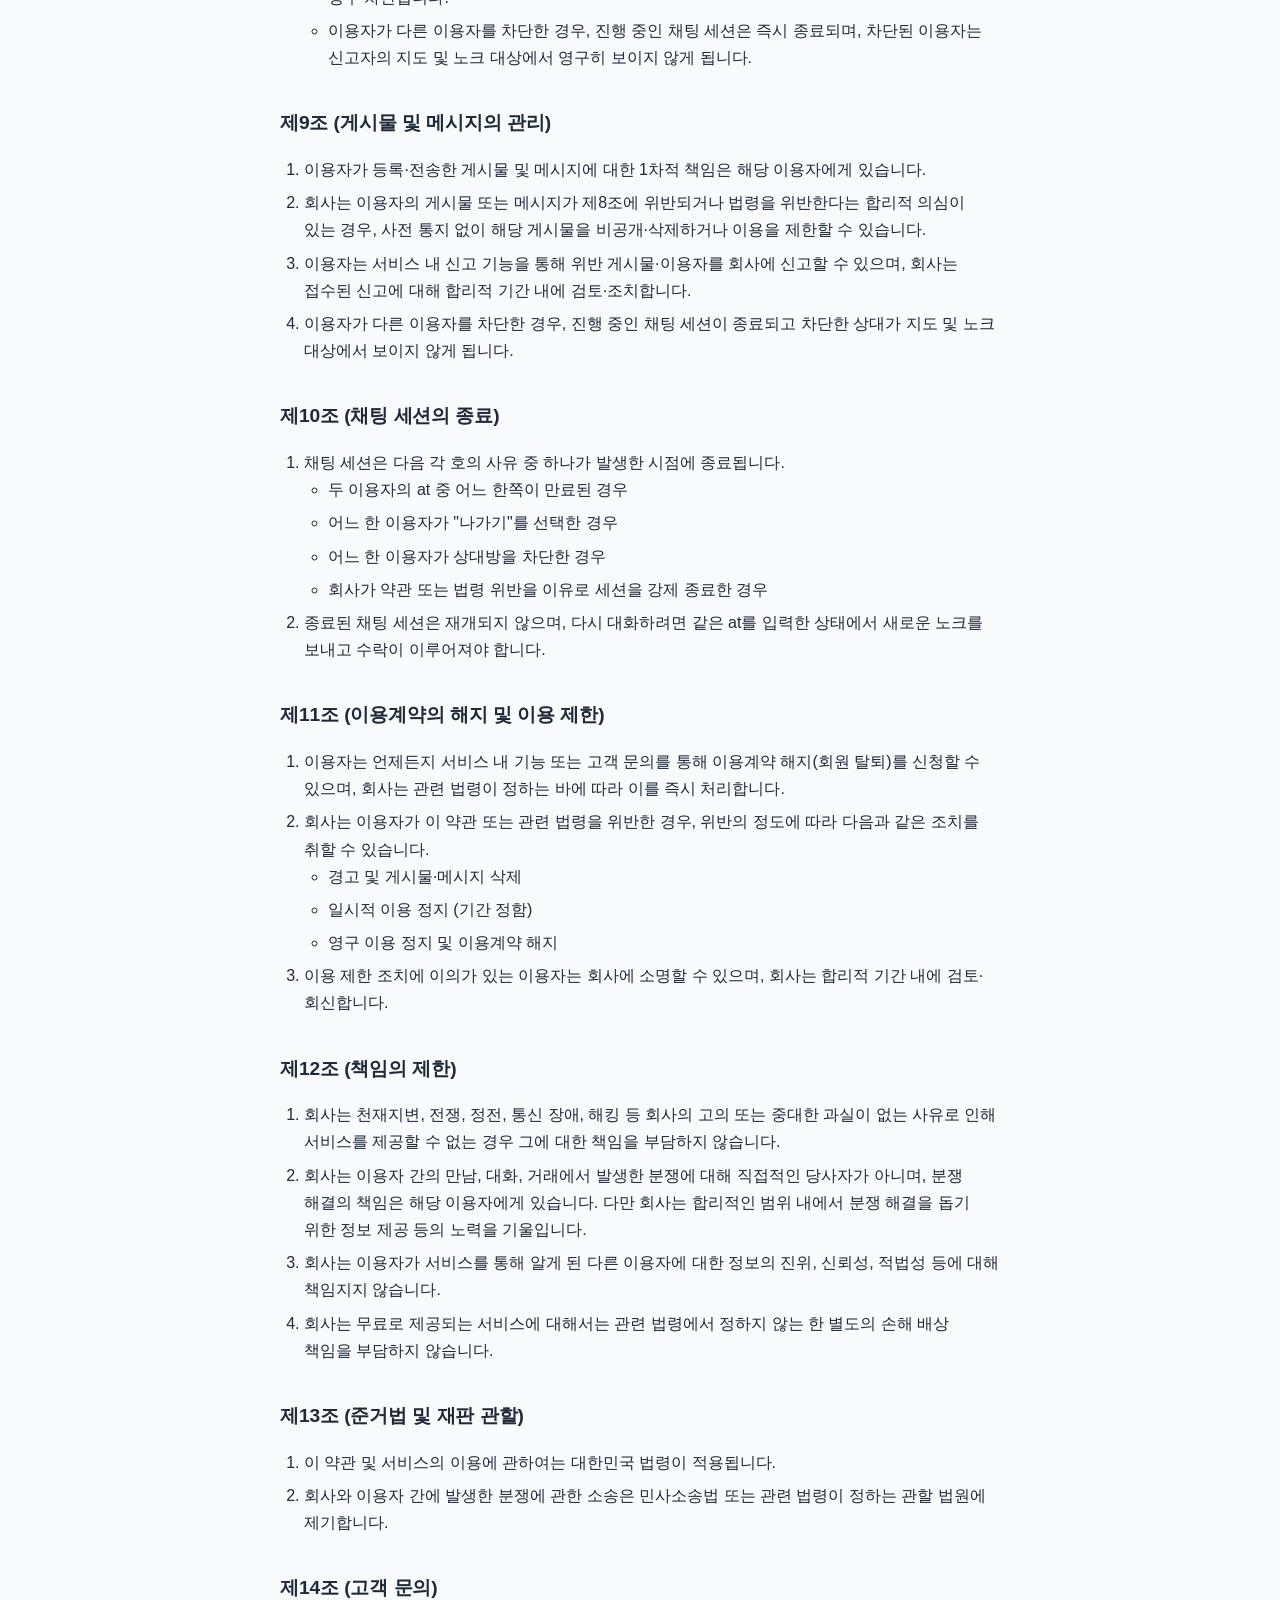
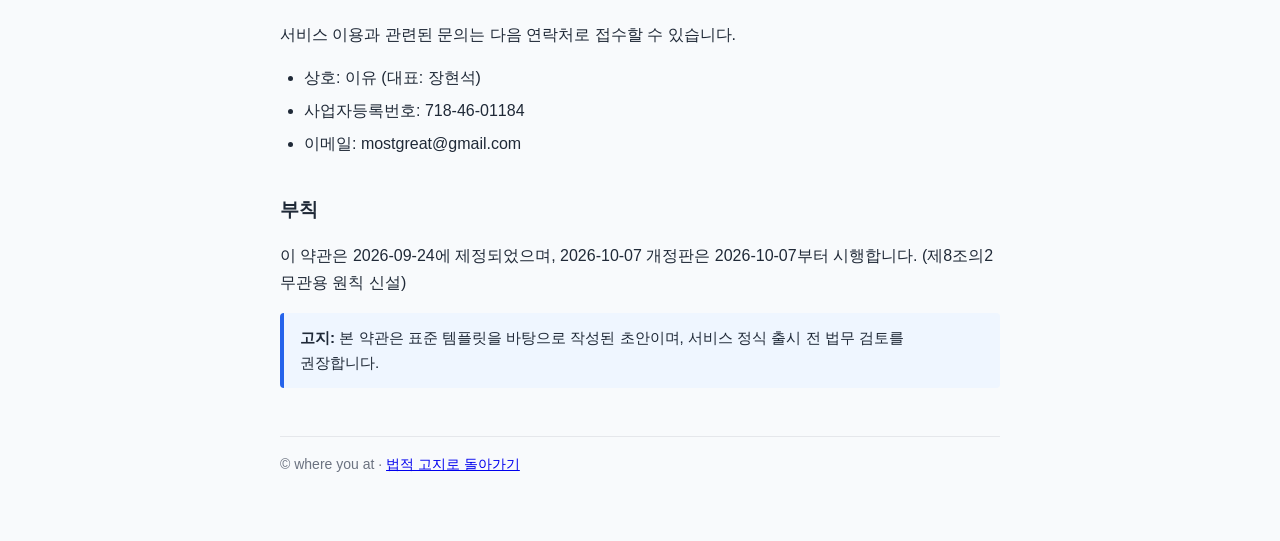
<file: terms.html>
<!DOCTYPE html>
<html lang="ko">
<head>
  <meta charset="UTF-8">
  <meta name="viewport" content="width=device-width, initial-scale=1.0">
  <title>이용약관 — where you at</title>
  <link rel="stylesheet" href="style.css">
</head>
<body>
  <div class="wrap">
    <header class="page">
      <div class="crumb"><a href="index.html">← 법적 고지</a></div>
      <h1>이용약관</h1>
      <div class="meta">최종 개정일: 2026-10-07 · 시행일: 2026-10-07</div>
    </header>

    <main>
      <h2>제1조 (목적)</h2>
      <p>이 약관은 이유(이하 "회사")가 제공하는 모바일 애플리케이션 "where you at"(이하 "서비스")의 이용과 관련하여 회사와 이용자 간의 권리·의무 및 책임 사항, 기타 필요한 사항을 규정함을 목적으로 합니다.</p>

      <h2>제2조 (용어의 정의)</h2>
      <ol>
        <li>"서비스"란 단말기(휴대전화, 태블릿 등)를 통하여 이용자가 같은 시간·같은 장소에 있는 다른 이용자를 발견하고 대화를 시작할 수 있도록 회사가 제공하는 모든 기능을 의미합니다.</li>
        <li>"이용자"란 이 약관에 따라 서비스를 이용하는 회원을 의미합니다.</li>
        <li>"at(앳)"이란 이용자가 본인의 현재 위치 또는 일정한 장소를 표현하기 위해 입력하는 짧은 텍스트 및 그에 대응하는 지리적 좌표를 의미합니다.</li>
        <li>"노크(Knock)"란 같은 at를 가진 다른 이용자에게 대화를 요청하는 행위를 의미합니다.</li>
        <li>"채팅 세션"이란 노크가 수락된 후 두 이용자 간에 개설되는 일회성 대화방을 의미합니다.</li>
        <li>"게시물"이란 이용자가 서비스 내에 등록·전송하는 모든 형태의 정보(텍스트, 이미지, 프로필 정보, 채팅 메시지 등)를 의미합니다.</li>
      </ol>

      <h2>제3조 (약관의 효력 및 변경)</h2>
      <ol>
        <li>이 약관은 서비스를 이용하고자 하는 모든 이용자에게 그 효력이 발생합니다.</li>
        <li>회사는 관련 법령을 위반하지 않는 범위에서 이 약관을 개정할 수 있으며, 약관을 개정할 경우 적용일자 및 개정 사유를 명시하여 적용일 7일 전(이용자에게 불리하거나 중대한 변경의 경우 30일 전)부터 서비스 내 공지사항 또는 본 페이지를 통해 공지합니다.</li>
        <li>이용자가 개정 약관에 동의하지 않는 경우 이용계약을 해지할 수 있으며, 공지 후 효력 발생일까지 거부 의사를 표시하지 않은 이용자는 개정 약관에 동의한 것으로 봅니다.</li>
      </ol>

      <h2>제4조 (이용계약의 체결)</h2>
      <ol>
        <li>이용계약은 이용자가 이 약관 및 개인정보처리방침의 내용에 동의하고, 카카오·네이버·구글 등 제3자 인증 사업자가 제공하는 소셜 로그인을 통해 회원 가입 절차를 완료함으로써 성립합니다.</li>
        <li>회사는 이용 신청자가 다음 각 호에 해당하는 경우 가입 신청을 승낙하지 않거나 사후에 이용계약을 해지할 수 있습니다.
          <ul>
            <li>만 14세 미만인 경우 (서비스는 만 14세 미만 아동의 가입을 허용하지 않습니다)</li>
            <li>타인의 명의를 도용하거나 허위 정보를 기재한 경우</li>
            <li>이전에 이 약관에 따라 이용 제한을 받은 사실이 있는 경우</li>
            <li>기타 회사가 합리적으로 정한 사유에 해당하는 경우</li>
          </ul>
        </li>
      </ol>

      <h2>제5조 (회원 계정)</h2>
      <ol>
        <li>이용자는 회원 가입 시 자신의 표시 이름(닉네임)과 아바타를 설정할 수 있으며, 타인의 명예나 권리를 침해하지 않도록 주의하여야 합니다.</li>
        <li>이용자는 자신의 계정을 통해 발생한 모든 활동에 대한 책임을 부담하며, 계정 정보의 도용·노출을 인지한 즉시 회사에 통지하여야 합니다.</li>
        <li>이용자는 언제든지 서비스 내 기능 또는 고객 문의를 통해 계정 탈퇴를 요청할 수 있습니다.</li>
      </ol>

      <h2>제6조 (개인정보의 보호)</h2>
      <p>회사가 이용자의 개인정보를 수집·이용·보유·파기하는 방식 및 이용자의 권리에 관한 사항은 별도의 <a href="privacy.html">개인정보처리방침</a>에 따릅니다. 위치정보의 처리에 관한 사항은 <a href="location-terms.html">위치기반서비스 이용약관</a>에 따릅니다.</p>

      <h2>제7조 (서비스의 제공)</h2>
      <ol>
        <li>회사는 다음과 같은 기능을 제공합니다.
          <ul>
            <li>오늘의 at 등록 및 24시간 자동 만료</li>
            <li>같은 at를 입력한 다른 이용자를 지도 또는 목록에서 확인</li>
            <li>노크 보내기 및 수락·거절</li>
            <li>채팅 세션 및 메시지 전송</li>
            <li>차단·신고 등 안전 기능</li>
            <li>기타 회사가 추가·변경하는 부가 기능</li>
          </ul>
        </li>
        <li>회사는 연중무휴, 1일 24시간 서비스 제공을 원칙으로 하나, 시스템 점검·교체, 통신 장애, 천재지변, 그 밖의 불가항력적 사유가 있는 경우 서비스를 일시 중단할 수 있습니다.</li>
        <li>회사는 운영상·기술상 필요한 경우 제공하는 서비스의 전부 또는 일부를 변경할 수 있으며, 변경 시 사전에 공지합니다.</li>
      </ol>

      <h2>제8조 (이용자의 의무)</h2>
      <ol>
        <li>이용자는 다음 각 호의 행위를 하여서는 안 됩니다.
          <ul>
            <li>타인을 사칭하거나 허위 정보를 등록하는 행위</li>
            <li>욕설·혐오 표현·음란물·폭력적 표현 등을 포함한 메시지·게시물의 전송</li>
            <li>스토킹, 성희롱, 폭언, 협박 등 다른 이용자의 안전이나 인격을 침해하는 행위</li>
            <li>특정 종교·정치적 신념·상품·서비스의 영업 또는 광고를 목적으로 노크 또는 채팅을 이용하는 행위</li>
            <li>스크래핑, 자동화 도구 사용, 다중 계정 운용 등 서비스의 정상 운영을 방해하는 행위</li>
            <li>회사 또는 제3자의 지식재산권을 침해하는 행위</li>
            <li>관련 법령에 위반되는 행위</li>
          </ul>
        </li>
        <li>이용자는 서비스 이용 과정에서 알게 된 다른 이용자의 정보(이름, 외형, 위치 등)를 서비스 외 목적으로 수집·이용·제3자에게 제공하여서는 안 됩니다.</li>
      </ol>

      <h2>제8조의2 (금지 콘텐츠·이용자에 대한 무관용 원칙 / Zero Tolerance)</h2>
      <p>회사는 다른 이용자에게 모욕적·유해한 콘텐츠(objectionable content) 및 학대적 이용자(abusive users)에 대하여 어떠한 관용도 두지 않는 <strong>무관용(zero tolerance) 원칙</strong>을 적용합니다.</p>
      <ol>
        <li><strong>금지되는 콘텐츠(objectionable content)</strong>의 예시
          <ul>
            <li>폭력적·잔혹한 묘사, 자해 또는 자살을 조장하는 표현</li>
            <li>성적으로 노골적이거나 아동을 성적으로 묘사하는 모든 콘텐츠</li>
            <li>인종·국적·종교·성별·성적 지향·장애 등을 이유로 하는 혐오·차별 표현</li>
            <li>특정 개인·집단에 대한 괴롭힘, 위협, 모욕, 명예훼손</li>
            <li>사기, 피싱, 금융 범죄 유도, 불법 상품·서비스의 거래 알선</li>
            <li>타인의 개인정보·사생활·초상권을 침해하는 콘텐츠</li>
          </ul>
        </li>
        <li><strong>학대적 이용자(abusive users)</strong>의 예시
          <ul>
            <li>다른 이용자를 지속적으로 스토킹하거나 원치 않는 접촉을 반복하는 이용자</li>
            <li>폭언·협박·성희롱 등 다른 이용자의 안전 또는 존엄을 침해하는 이용자</li>
            <li>타인을 사칭하거나 조직적으로 허위 신고·조작을 시도하는 이용자</li>
          </ul>
        </li>
        <li><strong>신고 및 조치 절차</strong>
          <ul>
            <li>이용자는 서비스 내 <em>신고</em> 기능(채팅방 "⋯" 메뉴 → 신고)과 <em>차단</em> 기능(프로필 또는 채팅방 "⋯" 메뉴 → 차단)을 통해 위반 콘텐츠·이용자를 즉시 신고하고 자신을 보호할 수 있습니다.</li>
            <li>회사는 접수된 신고를 <strong>24시간 이내</strong>에 검토합니다.</li>
            <li>위반이 확인된 콘텐츠는 즉시 비공개 처리 또는 삭제됩니다.</li>
            <li>위반 이용자는 위반의 중대성에 따라 경고, 일시 이용 정지, 또는 <strong>영구 이용 정지(계정 삭제)</strong> 조치를 받으며, 중대한 위반(아동 대상 성적 콘텐츠, 신체적 위협 등)의 경우 사전 경고 없이 영구 차단됩니다.</li>
            <li>이용자가 다른 이용자를 차단한 경우, 진행 중인 채팅 세션은 즉시 종료되며, 차단된 이용자는 신고자의 지도 및 노크 대상에서 영구히 보이지 않게 됩니다.</li>
          </ul>
        </li>
      </ol>

      <h2>제9조 (게시물 및 메시지의 관리)</h2>
      <ol>
        <li>이용자가 등록·전송한 게시물 및 메시지에 대한 1차적 책임은 해당 이용자에게 있습니다.</li>
        <li>회사는 이용자의 게시물 또는 메시지가 제8조에 위반되거나 법령을 위반한다는 합리적 의심이 있는 경우, 사전 통지 없이 해당 게시물을 비공개·삭제하거나 이용을 제한할 수 있습니다.</li>
        <li>이용자는 서비스 내 신고 기능을 통해 위반 게시물·이용자를 회사에 신고할 수 있으며, 회사는 접수된 신고에 대해 합리적 기간 내에 검토·조치합니다.</li>
        <li>이용자가 다른 이용자를 차단한 경우, 진행 중인 채팅 세션이 종료되고 차단한 상대가 지도 및 노크 대상에서 보이지 않게 됩니다.</li>
      </ol>

      <h2>제10조 (채팅 세션의 종료)</h2>
      <ol>
        <li>채팅 세션은 다음 각 호의 사유 중 하나가 발생한 시점에 종료됩니다.
          <ul>
            <li>두 이용자의 at 중 어느 한쪽이 만료된 경우</li>
            <li>어느 한 이용자가 "나가기"를 선택한 경우</li>
            <li>어느 한 이용자가 상대방을 차단한 경우</li>
            <li>회사가 약관 또는 법령 위반을 이유로 세션을 강제 종료한 경우</li>
          </ul>
        </li>
        <li>종료된 채팅 세션은 재개되지 않으며, 다시 대화하려면 같은 at를 입력한 상태에서 새로운 노크를 보내고 수락이 이루어져야 합니다.</li>
      </ol>

      <h2>제11조 (이용계약의 해지 및 이용 제한)</h2>
      <ol>
        <li>이용자는 언제든지 서비스 내 기능 또는 고객 문의를 통해 이용계약 해지(회원 탈퇴)를 신청할 수 있으며, 회사는 관련 법령이 정하는 바에 따라 이를 즉시 처리합니다.</li>
        <li>회사는 이용자가 이 약관 또는 관련 법령을 위반한 경우, 위반의 정도에 따라 다음과 같은 조치를 취할 수 있습니다.
          <ul>
            <li>경고 및 게시물·메시지 삭제</li>
            <li>일시적 이용 정지 (기간 정함)</li>
            <li>영구 이용 정지 및 이용계약 해지</li>
          </ul>
        </li>
        <li>이용 제한 조치에 이의가 있는 이용자는 회사에 소명할 수 있으며, 회사는 합리적 기간 내에 검토·회신합니다.</li>
      </ol>

      <h2>제12조 (책임의 제한)</h2>
      <ol>
        <li>회사는 천재지변, 전쟁, 정전, 통신 장애, 해킹 등 회사의 고의 또는 중대한 과실이 없는 사유로 인해 서비스를 제공할 수 없는 경우 그에 대한 책임을 부담하지 않습니다.</li>
        <li>회사는 이용자 간의 만남, 대화, 거래에서 발생한 분쟁에 대해 직접적인 당사자가 아니며, 분쟁 해결의 책임은 해당 이용자에게 있습니다. 다만 회사는 합리적인 범위 내에서 분쟁 해결을 돕기 위한 정보 제공 등의 노력을 기울입니다.</li>
        <li>회사는 이용자가 서비스를 통해 알게 된 다른 이용자에 대한 정보의 진위, 신뢰성, 적법성 등에 대해 책임지지 않습니다.</li>
        <li>회사는 무료로 제공되는 서비스에 대해서는 관련 법령에서 정하지 않는 한 별도의 손해 배상 책임을 부담하지 않습니다.</li>
      </ol>

      <h2>제13조 (준거법 및 재판 관할)</h2>
      <ol>
        <li>이 약관 및 서비스의 이용에 관하여는 대한민국 법령이 적용됩니다.</li>
        <li>회사와 이용자 간에 발생한 분쟁에 관한 소송은 민사소송법 또는 관련 법령이 정하는 관할 법원에 제기합니다.</li>
      </ol>

      <h2>제14조 (고객 문의)</h2>
      <p>서비스 이용과 관련된 문의는 다음 연락처로 접수할 수 있습니다.</p>
      <ul>
        <li>상호: 이유 (대표: 장현석)</li>
        <li>사업자등록번호: 718-46-01184</li>
        <li>이메일: mostgreat@gmail.com</li>
      </ul>

      <h2>부칙</h2>
      <p>이 약관은 2026-09-24에 제정되었으며, 2026-10-07 개정판은 2026-10-07부터 시행합니다. (제8조의2 무관용 원칙 신설)</p>

      <div class="callout">
        <strong>고지:</strong> 본 약관은 표준 템플릿을 바탕으로 작성된 초안이며, 서비스 정식 출시 전 법무 검토를 권장합니다.
      </div>
    </main>

    <footer class="page">
      © where you at · <a href="index.html">법적 고지로 돌아가기</a>
    </footer>
  </div>
</body>
</html>
</file>
<file: style.css>
/* Shared stylesheet for where-you-at legal pages.
   Optimized for long-form Korean reading on phone and desktop. */

* { box-sizing: border-box; }

html {
  -webkit-text-size-adjust: 100%;
  font-size: 16px;
}

body {
  margin: 0;
  font-family: -apple-system, BlinkMacSystemFont, "Apple SD Gothic Neo",
               "Pretendard", "Noto Sans KR", "Malgun Gothic", sans-serif;
  color: #1f2937;
  background: #f8fafc;
  line-height: 1.7;
  word-break: keep-all;
  overflow-wrap: break-word;
}

.wrap {
  max-width: 760px;
  margin: 0 auto;
  padding: 32px 20px 64px;
}

header.page {
  margin-bottom: 32px;
  padding-bottom: 16px;
  border-bottom: 1px solid #e5e7eb;
}

header.page .crumb {
  font-size: 0.875rem;
  color: #6b7280;
  margin-bottom: 8px;
}

header.page .crumb a {
  color: #2563eb;
  text-decoration: none;
}

header.page h1 {
  margin: 0;
  font-size: 1.75rem;
  font-weight: 700;
  letter-spacing: -0.01em;
}

header.page .meta {
  margin-top: 8px;
  font-size: 0.875rem;
  color: #6b7280;
}

main h2 {
  margin-top: 36px;
  margin-bottom: 12px;
  font-size: 1.2rem;
  font-weight: 700;
  letter-spacing: -0.005em;
}

main h3 {
  margin-top: 24px;
  margin-bottom: 8px;
  font-size: 1.05rem;
  font-weight: 600;
}

main p, main li {
  font-size: 1rem;
}

main ul, main ol {
  padding-left: 24px;
}

main li {
  margin-bottom: 6px;
}

main table {
  width: 100%;
  border-collapse: collapse;
  margin: 16px 0;
  font-size: 0.95rem;
}

main table th, main table td {
  border: 1px solid #e5e7eb;
  padding: 10px 12px;
  text-align: left;
  vertical-align: top;
}

main table th {
  background: #f3f4f6;
  font-weight: 600;
}

.placeholder {
  background: #fef3c7;
  border: 1px dashed #f59e0b;
  border-radius: 4px;
  padding: 0 6px;
  color: #92400e;
  font-weight: 500;
}

.callout {
  background: #eff6ff;
  border-left: 4px solid #2563eb;
  padding: 12px 16px;
  margin: 16px 0;
  border-radius: 4px;
  font-size: 0.95rem;
}

footer.page {
  margin-top: 48px;
  padding-top: 16px;
  border-top: 1px solid #e5e7eb;
  font-size: 0.875rem;
  color: #6b7280;
}

/* Landing page */
.cards {
  display: grid;
  gap: 12px;
  margin-top: 24px;
}

.card {
  display: block;
  padding: 18px 20px;
  background: #ffffff;
  border: 1px solid #e5e7eb;
  border-radius: 10px;
  text-decoration: none;
  color: inherit;
  transition: border-color 0.15s, transform 0.05s;
}

.card:hover {
  border-color: #2563eb;
}

.card:active {
  transform: scale(0.995);
}

.card h2 {
  margin: 0 0 4px 0;
  font-size: 1.05rem;
  font-weight: 600;
}

.card p {
  margin: 0;
  font-size: 0.9rem;
  color: #6b7280;
}
</file>
